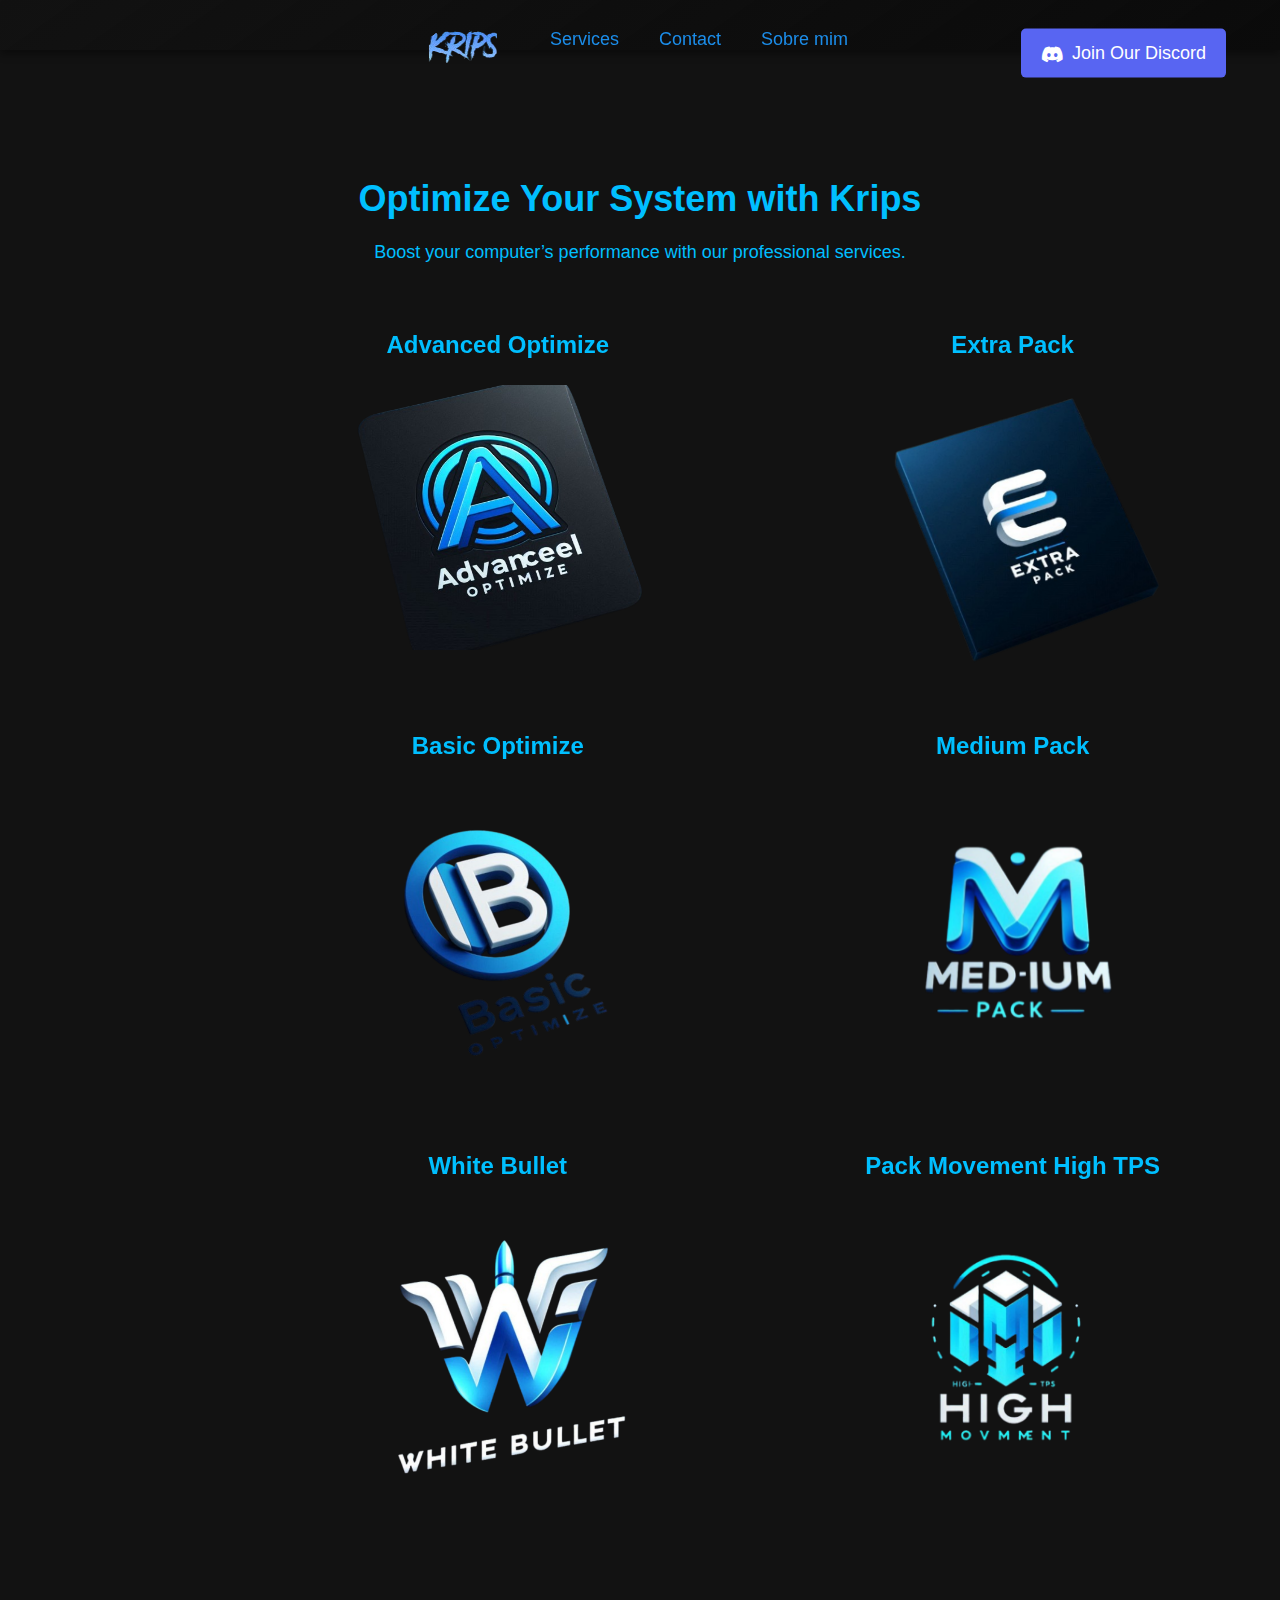
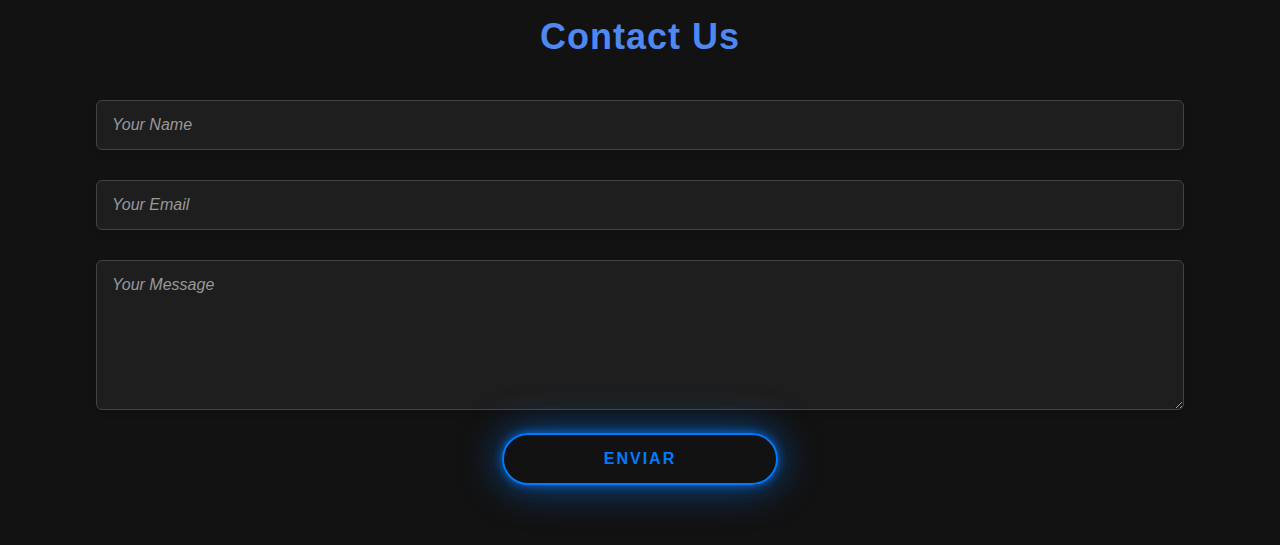
<file: index.html>
<!DOCTYPE html>
<html lang="en">
<head>
    <meta charset="UTF-8">
    <meta name="viewport" content="width=device-width, initial-scale=1.0">
    <title>KripsCore Optimizations</title>
    <link rel="stylesheet" href="styles.css">
    <link href="https://fonts.googleapis.com/css2?family=Orbitron&display=swap" rel="stylesheet">
    <link rel="stylesheet" href="https://cdnjs.cloudflare.com/ajax/libs/font-awesome/6.0.0-beta3/css/all.min.css">

    <link rel="icon" href="imagens/favicon.ico" type="image/png">

</head>
<body id="top">
    <header>
        <nav>
            <ul>
                <li>
                    <a href="#top" class="scroll-link">
                        <img src="imagens/logo.png" alt="Krips Logo" class="logo"> 
                    </a>
                </li>
                <!-- Links com âncoras para rolar suavemente -->
                <li><a href="#pricing" class="scroll-link">Services</a></li>
                <li><a href="#contact" class="scroll-link">Contact</a></li>
                <li><a href="sobre mim.html">Sobre mim</a></li>
                <li><a href="https://discord.gg/kripsoptimization" class="discord-btn"><i class="fab fa-discord"></i> Join Our Discord</a></li>
            </ul>
        </nav>
    </header>

    <div class="hero-text">
        <h1>Optimize Your System with Krips</h1>
        <p>Boost your computer’s performance with our professional services.</p>
    </div>

    <section id="pricing">
        <div class="container">
            <div class="pricing-grid">

                 <!-- Card 5: Advanced Optimize -->
                 <div class="pricing-card card">
                    <h2 class="some-option-title"><b>Advanced Optimize</b></h2>
                    <img src="/imagens/advanced.png" class="advanced-image" alt="Advanced Optimize Image">
                    <div class="container-hover">
                        <h4><b>+ Overclock + Método Strafe</b></h4>
                        <b>Otimização do BIOS para latência e desempenho.</b><br>
                        <b>Ajuste de frequência da GPU e CPU para maior consistência.</b><br>
                        <b>Undervolt e overclock na CPU e GPU.</b><br>
                        <b>Overclocking da RAM para melhor latência e frames.</b><br>
                        <b>Requer bom sistema de refrigeração.</b>
                        <h2><b>35.00€</b></h2>
                        <button class="animated-button" onclick="window.location.href='pagamentos/Advanced Optimize.html';">
                            <span></span><span></span><span></span><span></span>
                            <b>Selecionar</b>
                        </button>
                    </div>
                </div>

                 <!-- Card 6: Extra Pack -->
            <div class="pricing-card card">
                <h2 class="some-option-title"><b>Extra Pack</b></h2>
                <img src="/imagens/Extra.png" class="advanced-image" alt="Extra Pack Image">
                <div class="container-hover">
        
                <h4><b>+ FPS, - Latência e Ping</b></h4>
                <b>+ Overclock</b><br>
                <b>+ Método Strafe</b><br>
                <b>+ White Bullet</b><br>
                <b>Melhor que o avançado em termos de FPS e latência, inclui White Bullet.</b><br>
                <b>Duração: 1h30 a 2 horas devido ao benchmark (temperaturas de CPU, RAM, GPU OC).</b>
                <h2><b>50.00€</b></h2>
                <button class="animated-button" onclick="window.location.href='pagamentos/Extra Pack.html';">
                    <span></span><span></span><span></span><span></span>
                    <b>Selecionar</b>
                </button>
                </div>
            </div>

                <!-- Card 3: Basic Optimize -->
                <div class="pricing-card card">
                    <h2 class="some-option-title"><b>Basic Optimize</b></h2>
                    <img src="/imagens/basic.png" class="advanced-image" alt="Basic Optimize Image">
                    <div class="container-hover">
                        <p> 
                            <b>FPS Boost Garantido</b><br>
                            <b>Otimização do Windows</b><br>
                            <b>Limpeza e instalação de drivers da GPU (AMD/NVIDIA)</b><br>
                            <b>Tweaks em Regedit/CMD</b><br>
                            <b>Menos Input Delay/PING</b><br>
                            <b>Otimização de RAM</b><br>
                            <b>Melhores configurações OBS (opcional)</b><br>
                            <b>Otimização da internet</b><br>
                            <b>Redução de atraso no teclado/mouse.</b>
                        </p>
                        <h2><b>10.00€</b></h2>
                        <button class="animated-button" onclick="window.location.href='pagamentos/Basic Optimize.html';">
                            <span></span><span></span><span></span><span></span>
                            <b>Selecionar</b>
                        </button>
                    </div>
                </div>

                <!-- Card 4: Medium Pack -->
                <div class="pricing-card card">
                    <h2 class="some-option-title"><b>Medium Pack</b></h2>
                    <img src="/imagens/Medium.png" class="advanced-image" alt="Medium Pack Image">
                    <div class="container-hover">
                        <p> 
                            <b>Tweaks no Windows para desempenho e menor latência.</b><br>
                            <b>FPS Boost Garantido</b><br>
                            <b>Instalação limpa da GPU (AMD/NVIDIA)</b><br>
                            <b>Tweaks em Regedit/CMD</b><br>
                            <b>Menos Input Delay/PING</b><br>
                            <b>Otimização de RAM</b><br>
                            <b>Melhores configurações OBS (opcional)</b><br>
                            <b>Otimização da internet</b><br>
                            <b>Redução de atraso no teclado/mouse.</b>
                        </p>
                        <h2><b>25.00€</b></h2>
                        <button class="animated-button" onclick="window.location.href='pagamentos/Medium Pack.html';">
                            <span></span><span></span><span></span><span></span>
                            <b>Selecionar</b>
                        </button>
                    </div>
                </div>

                <!-- Card 1: White Bullet -->
                <div class="pricing-card card">
                    <h2 class="some-option-title"><b>White Bullet</b></h2>
                    <img src="/imagens/white.png" class="advanced-image" alt="White Bullet Image">
                    <div class="container-hover">
                        <p><b>Melhora a precisão dos tiros e resistência a headshots.</b></p>
                        <h2><b>6.00€</b></h2>
                        <button class="animated-button" onclick="window.location.href='pagamentos/White Bullet.html';">
                            <span></span><span></span><span></span><span></span>
                            <b>Selecionar</b>
                        </button>
                    </div>
                </div>

                <!-- Card 2: Pack Movement High TPS -->
                <div class="pricing-card card">
                    <h2 class="some-option-title"><b>Pack Movement High TPS</b></h2>
                    <img src="/imagens/movement.png" class="advanced-image" alt="Pack Movement High TPS Image">
                    <div class="container-hover">
                        
                        <p><b>Otimizamos o sistema para melhorar o strafe.</b></p>
                        <h2><b>7.00€</b></h2>
                        <button class="animated-button" onclick="window.location.href='pagamentos/Pack Movement.html';">
                            <span></span><span></span><span></span><span></span>
                            <b>Selecionar</b>
                        </button>
                    </div>
                </div>
            </div>
        </div>
    </section>
    

    <section id="contact">
        <h2>Contact Us</h2>
        <form id="contact-form">
            <input type="text" name="name" placeholder="Your Name" required class="custom-input">
            <input type="email" name="email" placeholder="Your Email" required class="custom-input">
            <textarea name="message" placeholder="Your Message" required class="custom-input"></textarea>
            <button type="submit" class="animated-button">
                <span></span><span></span><span></span><span></span>
                <b>Enviar</b>
            </button>
        </form>
    </section>

    <div id="modal" class="modal">
        <div class="modal-content">
            <span class="close">&times;</span>
            <p id="modal-message"></p>
        </div>
    </div>
    
    
    <script>
        const modal = document.getElementById('modal');
        const modalMessage = document.getElementById('modal-message');
        const closeModal = document.getElementsByClassName('close')[0];
    
        document.getElementById('contact-form').addEventListener('submit', function(event) {
            event.preventDefault(); // Previne o envio padrão do formulário
    
            // Enviar o formulário usando EmailJS
            emailjs.sendForm('service_efyt2fi', 'template_lup4ue9', this)
                .then(function() {
                    modalMessage.textContent = 'Sua mensagem foi enviada com sucesso! Agradecemos seu contato e retornaremos em breve.';
                    modal.style.display = 'block';
                    document.getElementById('contact-form').reset();
                }, function(error) {
                    modalMessage.textContent = 'Ocorreu um erro ao enviar sua mensagem. Por favor, tente novamente mais tarde. Detalhes: ' + JSON.stringify(error);
                    modal.style.display = 'block';
                });
    
            closeModal.onclick = function() {
                modal.style.display = 'none';
            }
    
            window.onclick = function(event) {
                if (event.target == modal) {
                    modal.style.display = 'none';
                }
            }
        });
    </script>
    
    

    <script type="text/javascript" src="https://cdn.emailjs.com/dist/email.min.js"></script>
    <script type="text/javascript">
        (function(){
            emailjs.init("NqN0DqEN8369UHrH_"); // Substitua YOUR_PUBLIC_KEY pela sua chave pública
        })();
    </script>


    
    
    

    <script src="script.js"></script>
</body>
</html>
</file>
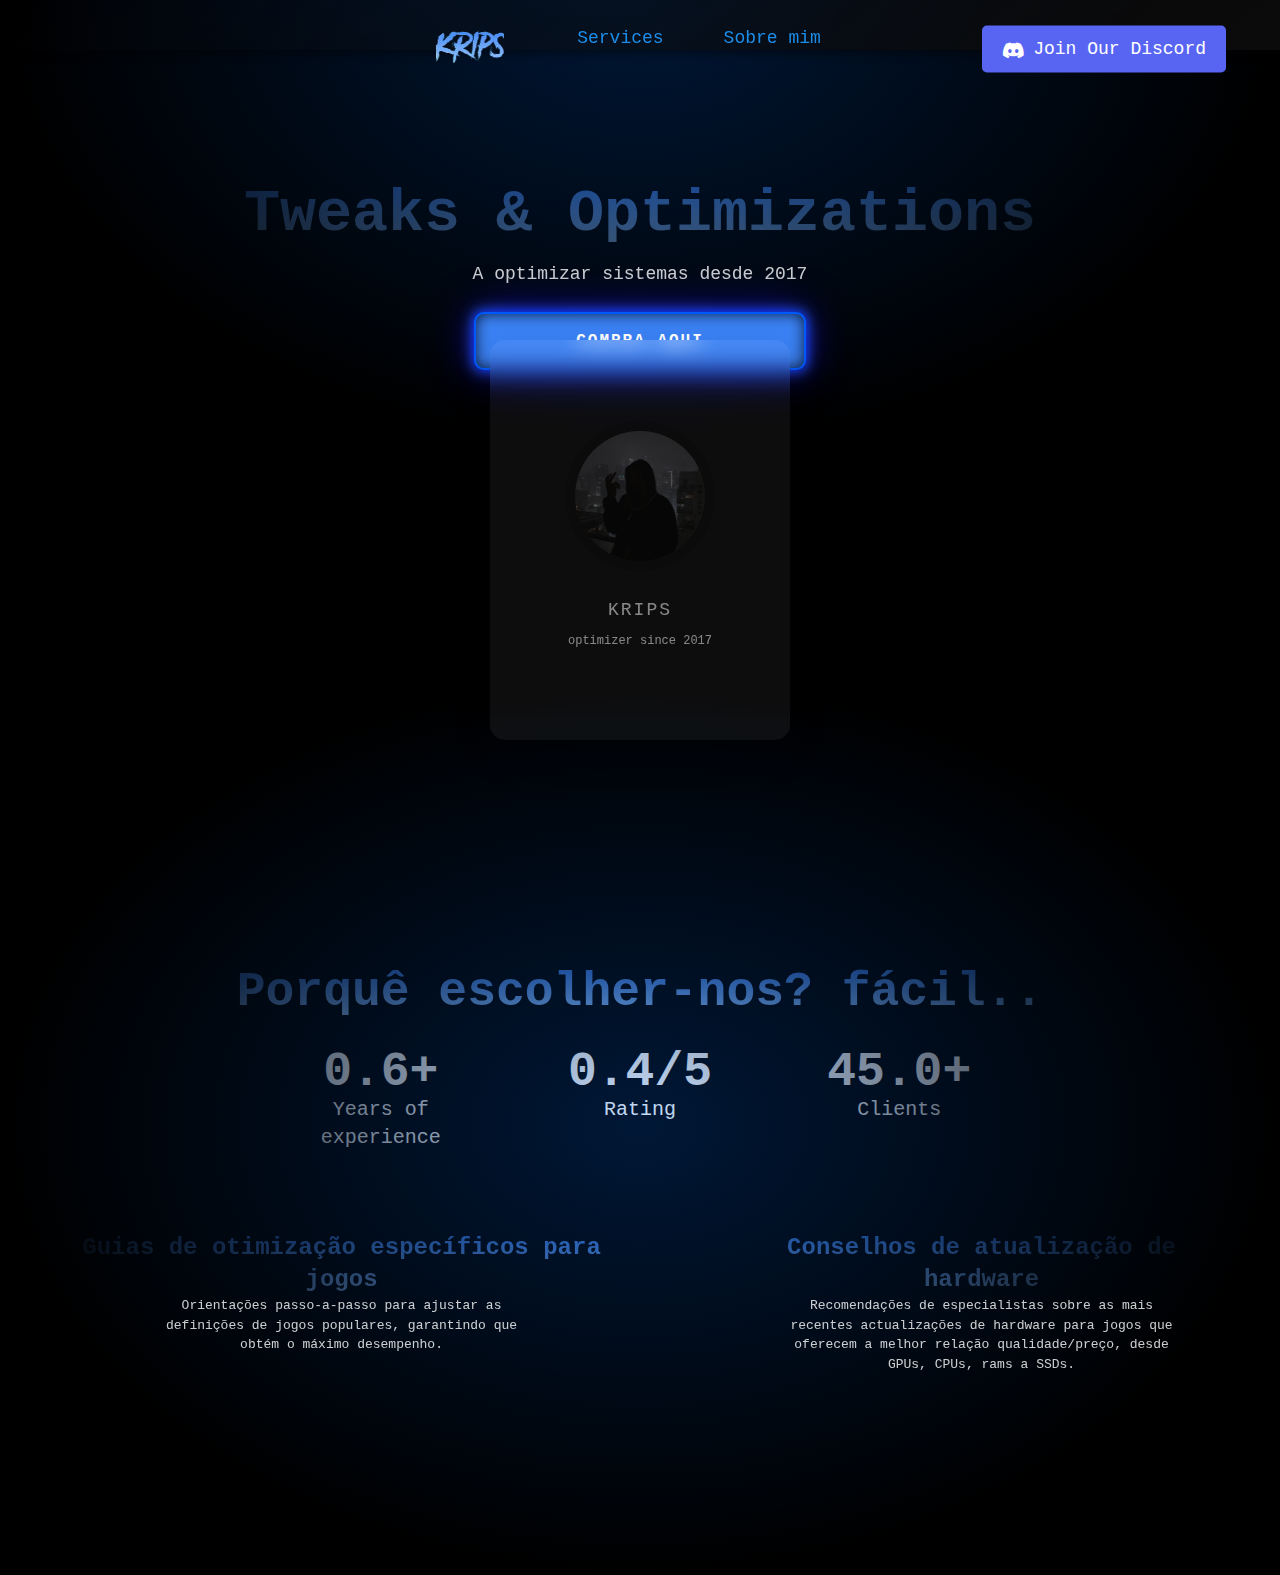
<file: sobre mim.html>
<!DOCTYPE html>
<html lang="en">

<head>
    <meta charset="UTF-8">
    <meta name="viewport" content="width=device-width, initial-scale=1.0">
    <title>Sobre mim</title>
    <link rel="stylesheet" href="\assets/css/styles.css">
    <link rel="stylesheet" href="\assets/css/input.css">
    <link rel="stylesheet" href="\assets/css/output.css">
    <link rel="stylesheet" href="sobre mim.css">
    <link rel="stylesheet" href="https://cdnjs.cloudflare.com/ajax/libs/font-awesome/6.0.0-beta3/css/all.min.css">
    <link href="https://fonts.googleapis.com/css2?family=Open+Sans:wght@400;500;700&display=swap" rel="stylesheet">


    <link rel="icon" href="imagens/favicon.ico" type="image/png">
</head>

<body class="bg-black fonts">

    <!-- Cabeçalho -->
    <header>
        <nav>
            <ul>
                <li>
                    <a href="index.html" class="logo-link">
                        <img src="imagens/logo.png" alt="Krips Logo" class="logo"> 
                    </a>
                </li>
                <li><a href="index.html">Services</a></li>
                <li><a href="sobre mim.html">Sobre mim</a></li>
                <li>
                    <a href="https://discord.gg/kripsoptimization" class="discord-btn">
                        <i class="fab fa-discord"></i> Join Our Discord
                    </a>
                </li>
            </ul>
        </nav>
    </header>
    

    <!-- Conteúdo principal -->
    <div id="content" class="h-screen">

        <div id="content2" class="flex items-center justify-center">
            <div class="h-full w-full color absolute -top-1/2 flex align-middle animate__animated animate__fadeInDown animate__delay-1s"></div>
            <div class="h-full w-full color absolute top-3/4 flex align-middle animate__animated animate__fadeInDown animate__delay-1s"></div>
        </div>

        <!-- Seção principal: Título e CTA -->
        <section class="flex flex-col items-center h-full text-center p-4" style="margin-top: 50px;">
            <h1 class="text-2xl md:text-6xl font-bold mb-4 bg-gradient-to-t from-blue-300 to-blue-500 text-transparent bg-clip-text animate__animated animate__fadeInDown animate__delay-1s text-blue-500">
                Tweaks & Optimizations
            </h1>
            <p class="text-lg mb-6 animate__animated animate__fadeInUp animate__delay-1s text-white opacity-80">
                A optimizar sistemas desde 2017
            </p>
            <div class="space-x-4 animate__animated animate__fadeInUp animate__delay-1s">
                <a href="index.html">
                    <div class="relative">
                        <div class="h-full absolute inset-0 bg-blue-500 rounded-lg blur"></div>
                        <button class="animated-button" onclick="window.location.href='pagamentos/Advanced Optimize.html';">
                            <span></span><span></span><span></span><span></span>
                            <b>Compra aqui</b>
                        </button>
                    </div>
                </a>
            </div>
        </section>

       <!-- Seção Sobre -->
<section class="sobre" style="margin-top: -60%;"> <!-- Reduzi o margin-top para puxar a seção mais para cima -->
    <div class="card">
        <div class="content">
            <div class="imgBx">
                <img src="imagens/krips.png" alt="Imagem">
            </div>
            <div class="contentBx">
                <h3>Krips</h3>
                <span class="optimizer-text">optimizer since 2017</span>
            </div>
            <ul class="sci">
                <li style="--i:1">
                    <a href="https://www.youtube.com/@kripsfps/videos" target="_blank" rel="noopener noreferrer">
                        <i class="fab fa-youtube"></i> <!-- Ícone correto do YouTube -->
                    </a>
                </li>
                <li style="--i:2">
                    <a href="https://www.tiktok.com/@kripsoptimization?lang=pt-BR" target="_blank" rel="noopener noreferrer">
                        <i class="fab fa-tiktok"></i> <!-- Ícone correto do TikTok -->
                    </a>
                </li>
                <li style="--i:3">
                    <a href="https://www.instagram.com/pc.optimizer_tweaker/" target="_blank" rel="noopener noreferrer">
                        <i class="fab fa-instagram"></i> <!-- Ícone correto do Instagram -->
                    </a>
                </li>
            </ul>
        </div>
    </div>
</section>


        <!-- Seção: Porquê escolher-nos? -->
        <section class="mt-12 p-4 text-white animate__animated animate__fadeInUp animate__delay-1s">
            <div class="mb-6 text-center">
                <h2 class="text-2xl md:text-5xl font-bold bg-gradient-to-t from-blue-300 to-blue-500 text-transparent bg-clip-text">
                    Porquê escolher-nos? fácil..
                </h2>

                <section class="bg-transparent p-4 animate__animated animate__fadeInUp animate__delay-1s">
                    <div class="flex justify-center text-white">
                        <div class="text-center p-4 mx-2 w-1/3 md:w-1/5">
                            <h2 class="text-xl md:text-5xl font-bold"><span class="count-up" data-target="8">0</span>+</h2>
                            <p class="text-base md:text-xl font-light text-white">Years of experience</p>
                        </div>
                        <div class="text-center p-4 mx-2 w-1/3 md:w-1/5">
                            <h2 class="text-xl md:text-5xl font-bold"><span class="count-up" data-target="4.9">0</span>/5</h2>
                            <p class="text-base md:text-xl font-light text-white">Rating</p>
                        </div>
                        <div class="text-center p-4 mx-2 w-1/3 md:w-1/5">
                            <h2 class="text-xl md:text-5xl font-bold"><span class="count-up" data-target="600">0</span>+</h2>
                            <p class="text-base md:text-xl font-light text-white">Clients</p>
                        </div>
                    </div>
                </section>
            </div>

            <div class="flex flex-col md:flex-row justify-center md:space-x-8 space-y-8 md:space-y-0">
                <div class="text-center p-6 flex flex-col items-center justify-start h-full">
                    <h3 class="text-2xl font-bold bg-gradient-to-t from-blue-300 to-blue-500 text-transparent bg-clip-text">
                        Guias de otimização específicos para jogos
                    </h3>
                    <p class="text-white opacity-80 max-w-96">
                        Orientações passo-a-passo para ajustar as definições de jogos populares, garantindo que obtém o máximo desempenho.
                    </p>
                </div>
                <div class="text-center p-6 flex flex-col items-center justify-start h-full">
                    <h3 class="text-2xl font-bold bg-gradient-to-t from-blue-300 to-blue-500 text-transparent bg-clip-text">
                        Conselhos de atualização de hardware
                    </h3>
                    <p class="text-white opacity-80 max-w-96">
                        Recomendações de especialistas sobre as mais recentes actualizações de hardware para jogos que oferecem a melhor relação qualidade/preço, desde GPUs, CPUs, rams a SSDs.
                    </p>
                </div>
            </div>
        </section>
    </div>

    <!-- Rodapé -->
   

    <!-- Scripts JS -->
    <script src="assets/js/i_know_its_easy.js"></script>
    <script src="assets/js/pxwg_was_were.js"></script>
    <script src="script.js"></script>

</body>

</html>
</file>
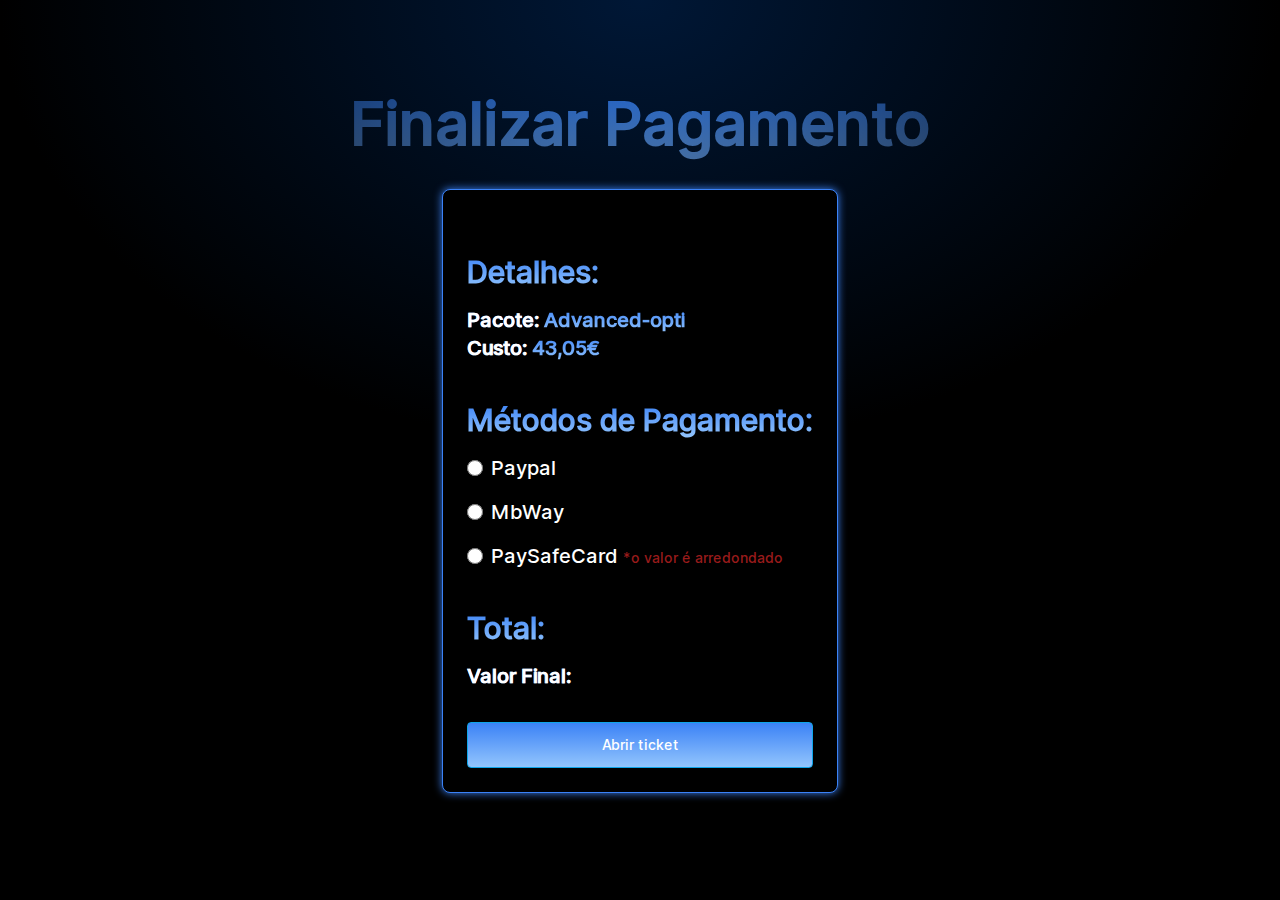
<file: pagamentos/Advanced Optimize.html>
<!DOCTYPE html>
<html lang="en">

<head>
    <meta charset="UTF-8">
    <meta name="viewport" content="width=device-width, initial-scale=1.0">
    <title>Finalizar Pagamento</title>
    <link rel="stylesheet" href="\assets/css/styles.css">
    <link rel="stylesheet" href="\assets/css/input.css">
    <link rel="stylesheet" href="\assets/css/output.css">

    <link rel="icon" href="\imagens/favicon.ico" type="image/png">

</head>

<body class="bg-black fonts">

    <div id="content" class="h-3/4">

        <div id="content2" class="flex items-center justify-center">
            <div class="h-full w-full color absolute -top-1/2 flex align-middle animate__animated animate__fadeInDown animate__delay-1s">
            </div>
        </div>

        <header>
            <!-- Aqui vai o conteúdo do header -->
        </header>

        <section class="flex flex-col items-center justify-start text-center p-4 h-3/4">
            <h1 class="text-3xl h-10 md:h-20 md:text-6xl font-bold bg-gradient-to-t from-blue-300 to-blue-500 text-transparent bg-clip-text animate__animated animate__fadeInDown text-blue-500">
                Finalizar Pagamento
            </h1>

            <div class="w-full md:w-582 animate__animated animate__fadeInUp mt-4 flex justify-center">
                <div class="grid grid-cols-1 justify-items-center items-center">

                    <div class="relative w-full">
                        <div class="absolute inset-0 bg-blue-500 rounded-lg blur-sm"></div>
                        <div class="relative bg-black border-blue-500 border-solid border p-6 rounded-lg">

                            <div class="w-full text-center md:text-start mt-10 flex flex-col items-start">
                                <span class="md:ml-0 ml-8 font-bold bg-gradient-to-t from-blue-300 to-blue-500 text-transparent bg-clip-text text-3xl sm:text-3lg">Detalhes:</span>
                                <p class="md:ml-0 ml-8 mt-4 text-lg md:text-xl font-bold bg-gradient-to-t from-blue-300 to-blue-500 text-transparent bg-clip-text">
                                    <span class="text-xl text-white">Pacote: </span>Advanced-opti
                                </p>
                                <p class="md:ml-0 ml-8 text-lg md:text-xl font-bold bg-gradient-to-t from-blue-300 to-blue-500 text-transparent bg-clip-text">
                                    <span class="text-xl text-white">Custo: </span>43,05€
                                </p>
                            </div>

                            <div class="w-full text-center md:text-start mt-10 flex flex-col items-start">
                                <span class="md:ml-0 ml-8 font-bold bg-gradient-to-t from-blue-300 to-blue-500 text-transparent bg-clip-text text-3xl sm:text-3lg">Métodos de Pagamento:</span>
                                <div class="flex items-center mt-4 md:ml-0 ml-8">
                                    <input class="size-4 rounded border-blue-500" type="radio" id="1" name="payment" value="paypal" />
                                    <p class="text-xl md:text-1xl text-white text-start ml-2">Paypal</p>
                                </div>
                                <div class="flex items-center mt-4 md:ml-0 ml-8">
                                    <input class="size-4 rounded border-blue-500" type="radio" id="2" name="payment" value="mbway" />
                                    <p class="text-xl md:text-1xl text-white text-start ml-2">MbWay</p>
                                </div>
                                <div class="flex items-center mt-4 md:ml-0 ml-8">
                                    <input class="size-4 rounded border-blue-500" type="radio" id="3" name="payment" value="paysafecard" />
                                    <p class="text-xl md:text-1xl text-white text-start ml-2">PaySafeCard <span class="text-red-800 text-sm">*o valor é arredondado</span></p>
                                </div>
                            </div>

                            <div class="w-full text-center md:text-start mt-10 flex flex-col items-start">
                                <span class="md:ml-0 ml-8 font-bold bg-gradient-to-t from-blue-300 to-blue-500 text-transparent bg-clip-text text-3xl sm:text-3lg">Total:</span>
                                <p class="md:ml-0 ml-8 mt-4 text-lg md:text-xl font-bold bg-gradient-to-t from-blue-300 to-blue-500 text-transparent bg-clip-text">
                                    <span class="text-xl text-white">Valor Final: </span> <span id="tvalue"></span>
                                </p>
                            </div>

                            <div class="w-full text-center md:text-start mt-2 flex flex-col items-center">
                                <a id="a" class="w-full block rounded border border-sky-500 bg-gradient-to-t from-blue-300 to-blue-500 px-12 py-3 text-center text-sm font-medium text-white hover:bg-transparent hover:text-white focus:outline-none focus:ring active:text-sky-500 sm:mt-6" href="https://discord.com/channels/970774961037926451/970779955279585340">
                                    Abrir ticket
                                </a>
                            </div>
                        </div>
                    </div>
                </div>
            </div>
        </section>

        <footer>
            <!-- Aqui vai o conteúdo do footer -->
        </footer>

    </div>

    <script type="text/javascript">
        function updateSpan() {
            var spanElement = document.getElementById('tvalue');
            var input1 = document.getElementById('1');
            var input2 = document.getElementById('2');
            var input3 = document.getElementById('3');

            var custo = '43,05€';
            var custo2 = '45€';

            if (input3.checked) {
                spanElement.textContent = custo2;
            } else {
                spanElement.textContent = custo;
            }
        }

        window.onload = function () {
            document.getElementById('1').addEventListener('click', updateSpan);
            document.getElementById('2').addEventListener('click', updateSpan);
            document.getElementById('3').addEventListener('click', updateSpan);
        };
    </script>

    <script src="assets/js/pxwg_was_were.js"></script>

</body>

</html>
</file>
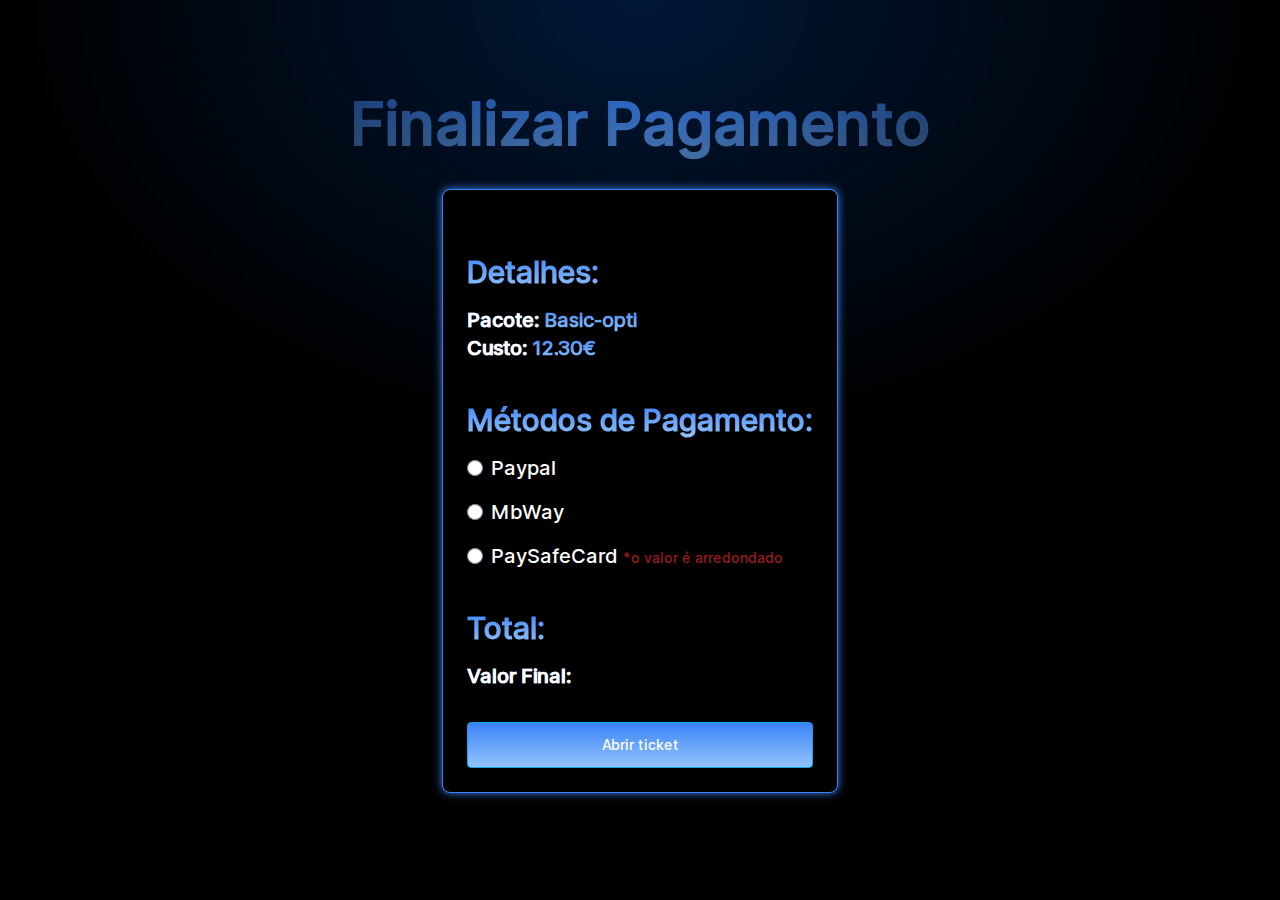
<file: pagamentos/Basic Optimize.html>
<!DOCTYPE html>
<html lang="en">

<head>
    <meta charset="UTF-8">
    <meta name="viewport" content="width=device-width, initial-scale=1.0">
    <title>Finalizar Pagamento</title>
    <link rel="stylesheet" href="\assets/css/styles.css">
    <link rel="stylesheet" href="\assets/css/input.css">
    <link rel="stylesheet" href="\assets/css/output.css">

    <link rel="icon" href="\imagens/favicon.ico" type="image/png">

</head>

<body class="bg-black fonts">

    <div id="content" class="h-3/4">

        <div id="content2" class="flex items-center justify-center">
            <div class="h-full w-full color absolute -top-1/2 flex align-middle animate__animated animate__fadeInDown animate__delay-1s">
            </div>
        </div>

        <header>
            <!-- Aqui vai o conteúdo do header -->
        </header>

        <section class="flex flex-col items-center justify-start text-center p-4 h-3/4">
            <h1 class="text-3xl h-10 md:h-20 md:text-6xl font-bold bg-gradient-to-t from-blue-300 to-blue-500 text-transparent bg-clip-text animate__animated animate__fadeInDown text-blue-500">
                Finalizar Pagamento
            </h1>

            <div class="w-full md:w-582 animate__animated animate__fadeInUp mt-4 flex justify-center">
                <div class="grid grid-cols-1 justify-items-center items-center">

                    <div class="relative w-full">
                        <div class="absolute inset-0 bg-blue-500 rounded-lg blur-sm"></div>
                        <div class="relative bg-black border-blue-500 border-solid border p-6 rounded-lg">

                            <div class="w-full text-center md:text-start mt-10 flex flex-col items-start">
                                <span class="md:ml-0 ml-8 font-bold bg-gradient-to-t from-blue-300 to-blue-500 text-transparent bg-clip-text text-3xl sm:text-3lg">Detalhes:</span>
                                <p class="md:ml-0 ml-8 mt-4 text-lg md:text-xl font-bold bg-gradient-to-t from-blue-300 to-blue-500 text-transparent bg-clip-text">
                                    <span class="text-xl text-white">Pacote: </span>Basic-opti
                                </p>
                                <p class="md:ml-0 ml-8 text-lg md:text-xl font-bold bg-gradient-to-t from-blue-300 to-blue-500 text-transparent bg-clip-text">
                                    <span class="text-xl text-white">Custo: </span>12.30€
                                </p>
                            </div>

                            <div class="w-full text-center md:text-start mt-10 flex flex-col items-start">
                                <span class="md:ml-0 ml-8 font-bold bg-gradient-to-t from-blue-300 to-blue-500 text-transparent bg-clip-text text-3xl sm:text-3lg">Métodos de Pagamento:</span>
                                <div class="flex items-center mt-4 md:ml-0 ml-8">
                                    <input class="size-4 rounded border-blue-500" type="radio" id="1" name="payment" value="paypal" />
                                    <p class="text-xl md:text-1xl text-white text-start ml-2">Paypal</p>
                                </div>
                                <div class="flex items-center mt-4 md:ml-0 ml-8">
                                    <input class="size-4 rounded border-blue-500" type="radio" id="2" name="payment" value="mbway" />
                                    <p class="text-xl md:text-1xl text-white text-start ml-2">MbWay</p>
                                </div>
                                <div class="flex items-center mt-4 md:ml-0 ml-8">
                                    <input class="size-4 rounded border-blue-500" type="radio" id="3" name="payment" value="paysafecard" />
                                    <p class="text-xl md:text-1xl text-white text-start ml-2">PaySafeCard <span class="text-red-800 text-sm">*o valor é arredondado</span></p>
                                </div>
                            </div>

                            <div class="w-full text-center md:text-start mt-10 flex flex-col items-start">
                                <span class="md:ml-0 ml-8 font-bold bg-gradient-to-t from-blue-300 to-blue-500 text-transparent bg-clip-text text-3xl sm:text-3lg">Total:</span>
                                <p class="md:ml-0 ml-8 mt-4 text-lg md:text-xl font-bold bg-gradient-to-t from-blue-300 to-blue-500 text-transparent bg-clip-text">
                                    <span class="text-xl text-white">Valor Final: </span> <span id="tvalue"></span>
                                </p>
                            </div>

                            <div class="w-full text-center md:text-start mt-2 flex flex-col items-center">
                                <a id="a" class="w-full block rounded border border-sky-500 bg-gradient-to-t from-blue-300 to-blue-500 px-12 py-3 text-center text-sm font-medium text-white hover:bg-transparent hover:text-white focus:outline-none focus:ring active:text-sky-500 sm:mt-6" href="https://discord.com/channels/970774961037926451/970779955279585340">
                                    Abrir ticket
                                </a>
                            </div>
                        </div>
                    </div>
                </div>
            </div>
        </section>

        <footer>
            <!-- Aqui vai o conteúdo do footer -->
        </footer>

    </div>

    <script type="text/javascript">
        function updateSpan() {
            var spanElement = document.getElementById('tvalue');
            var input1 = document.getElementById('1');
            var input2 = document.getElementById('2');
            var input3 = document.getElementById('3');

            var custo = '12.30€';
            var custo2 = '15€';

            if (input3.checked) {
                spanElement.textContent = custo2;
            } else {
                spanElement.textContent = custo;
            }
        }

        window.onload = function () {
            document.getElementById('1').addEventListener('click', updateSpan);
            document.getElementById('2').addEventListener('click', updateSpan);
            document.getElementById('3').addEventListener('click', updateSpan);
        };
    </script>

    <script src="assets/js/pxwg_was_were.js"></script>

</body>

</html>
</file>
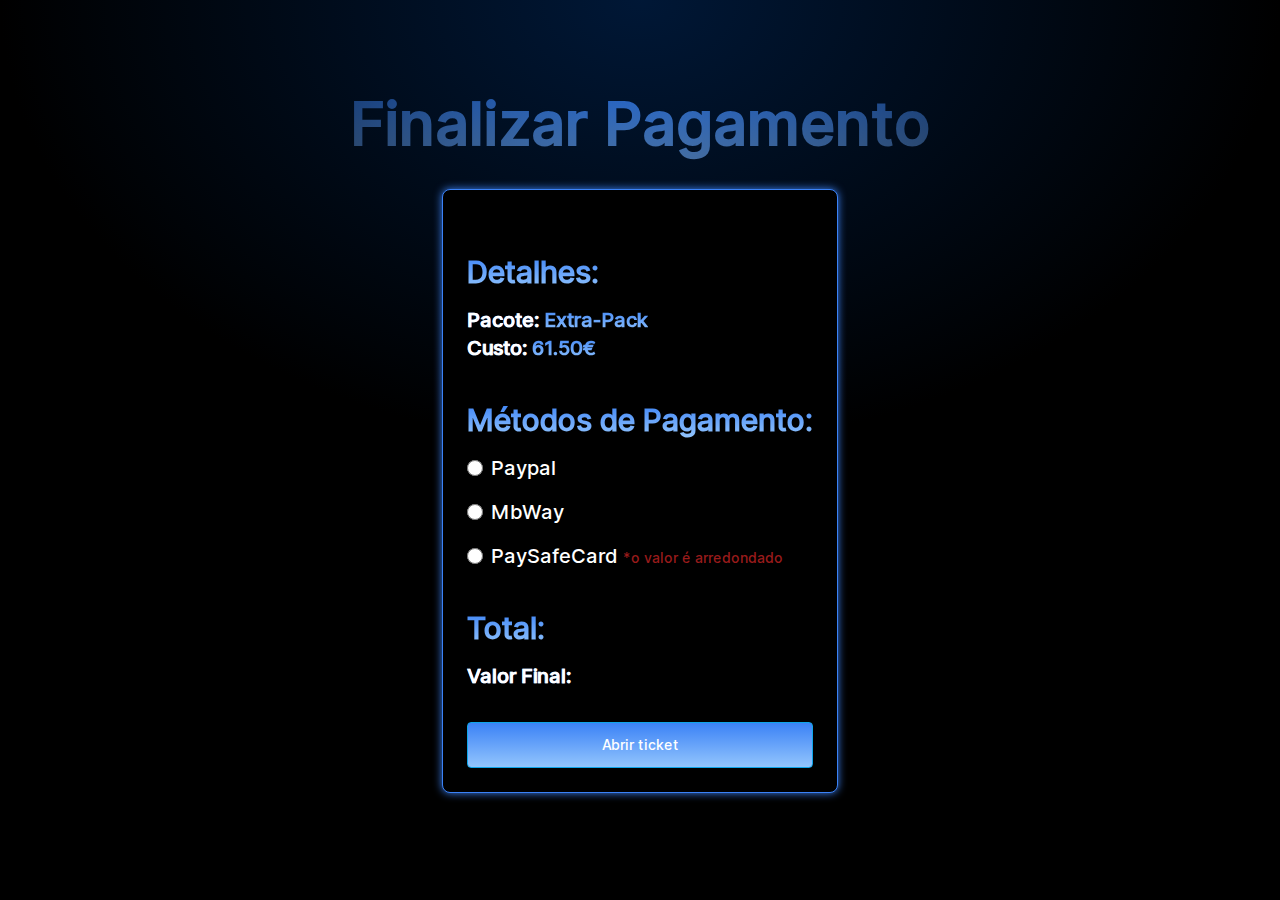
<file: pagamentos/Extra Pack.html>
<!DOCTYPE html>
<html lang="en">

<head>
    <meta charset="UTF-8">
    <meta name="viewport" content="width=device-width, initial-scale=1.0">
    <title>Finalizar Pagamento</title>
    <link rel="stylesheet" href="\assets/css/styles.css">
    <link rel="stylesheet" href="\assets/css/input.css">
    <link rel="stylesheet" href="\assets/css/output.css">

    <link rel="icon" href="\imagens/favicon.ico" type="image/png">

</head>

<body class="bg-black fonts">

    <div id="content" class="h-3/4">

        <div id="content2" class="flex items-center justify-center">
            <div class="h-full w-full color absolute -top-1/2 flex align-middle animate__animated animate__fadeInDown animate__delay-1s">
            </div>
        </div>

        <header>
            <!-- Aqui vai o conteúdo do header -->
        </header>

        <section class="flex flex-col items-center justify-start text-center p-4 h-3/4">
            <h1 class="text-3xl h-10 md:h-20 md:text-6xl font-bold bg-gradient-to-t from-blue-300 to-blue-500 text-transparent bg-clip-text animate__animated animate__fadeInDown text-blue-500">
                Finalizar Pagamento
            </h1>

            <div class="w-full md:w-582 animate__animated animate__fadeInUp mt-4 flex justify-center">
                <div class="grid grid-cols-1 justify-items-center items-center">

                    <div class="relative w-full">
                        <div class="absolute inset-0 bg-blue-500 rounded-lg blur-sm"></div>
                        <div class="relative bg-black border-blue-500 border-solid border p-6 rounded-lg">

                            <div class="w-full text-center md:text-start mt-10 flex flex-col items-start">
                                <span class="md:ml-0 ml-8 font-bold bg-gradient-to-t from-blue-300 to-blue-500 text-transparent bg-clip-text text-3xl sm:text-3lg">Detalhes:</span>
                                <p class="md:ml-0 ml-8 mt-4 text-lg md:text-xl font-bold bg-gradient-to-t from-blue-300 to-blue-500 text-transparent bg-clip-text">
                                    <span class="text-xl text-white">Pacote: </span>Extra-Pack
                                </p>
                                <p class="md:ml-0 ml-8 text-lg md:text-xl font-bold bg-gradient-to-t from-blue-300 to-blue-500 text-transparent bg-clip-text">
                                    <span class="text-xl text-white">Custo: </span>61.50€
                                </p>
                            </div>

                            <div class="w-full text-center md:text-start mt-10 flex flex-col items-start">
                                <span class="md:ml-0 ml-8 font-bold bg-gradient-to-t from-blue-300 to-blue-500 text-transparent bg-clip-text text-3xl sm:text-3lg">Métodos de Pagamento:</span>
                                <div class="flex items-center mt-4 md:ml-0 ml-8">
                                    <input class="size-4 rounded border-blue-500" type="radio" id="1" name="payment" value="paypal" />
                                    <p class="text-xl md:text-1xl text-white text-start ml-2">Paypal</p>
                                </div>
                                <div class="flex items-center mt-4 md:ml-0 ml-8">
                                    <input class="size-4 rounded border-blue-500" type="radio" id="2" name="payment" value="mbway" />
                                    <p class="text-xl md:text-1xl text-white text-start ml-2">MbWay</p>
                                </div>
                                <div class="flex items-center mt-4 md:ml-0 ml-8">
                                    <input class="size-4 rounded border-blue-500" type="radio" id="3" name="payment" value="paysafecard" />
                                    <p class="text-xl md:text-1xl text-white text-start ml-2">PaySafeCard <span class="text-red-800 text-sm">*o valor é arredondado</span></p>
                                </div>
                            </div>

                            <div class="w-full text-center md:text-start mt-10 flex flex-col items-start">
                                <span class="md:ml-0 ml-8 font-bold bg-gradient-to-t from-blue-300 to-blue-500 text-transparent bg-clip-text text-3xl sm:text-3lg">Total:</span>
                                <p class="md:ml-0 ml-8 mt-4 text-lg md:text-xl font-bold bg-gradient-to-t from-blue-300 to-blue-500 text-transparent bg-clip-text">
                                    <span class="text-xl text-white">Valor Final: </span> <span id="tvalue"></span>
                                </p>
                            </div>

                            <div class="w-full text-center md:text-start mt-2 flex flex-col items-center">
                                <a id="a" class="w-full block rounded border border-sky-500 bg-gradient-to-t from-blue-300 to-blue-500 px-12 py-3 text-center text-sm font-medium text-white hover:bg-transparent hover:text-white focus:outline-none focus:ring active:text-sky-500 sm:mt-6" href="https://discord.com/channels/970774961037926451/970779955279585340">
                                    Abrir ticket
                                </a>
                            </div>
                        </div>
                    </div>
                </div>
            </div>
        </section>

        <footer>
            <!-- Aqui vai o conteúdo do footer -->
        </footer>

    </div>

    <script type="text/javascript">
        function updateSpan() {
            var spanElement = document.getElementById('tvalue');
            var input1 = document.getElementById('1');
            var input2 = document.getElementById('2');
            var input3 = document.getElementById('3');

            var custo = '61.50€€';
            var custo2 = '65€';

            if (input3.checked) {
                spanElement.textContent = custo2;
            } else {
                spanElement.textContent = custo;
            }
        }

        window.onload = function () {
            document.getElementById('1').addEventListener('click', updateSpan);
            document.getElementById('2').addEventListener('click', updateSpan);
            document.getElementById('3').addEventListener('click', updateSpan);
        };
    </script>

    <script src="assets/js/pxwg_was_were.js"></script>

</body>

</html>
</file>
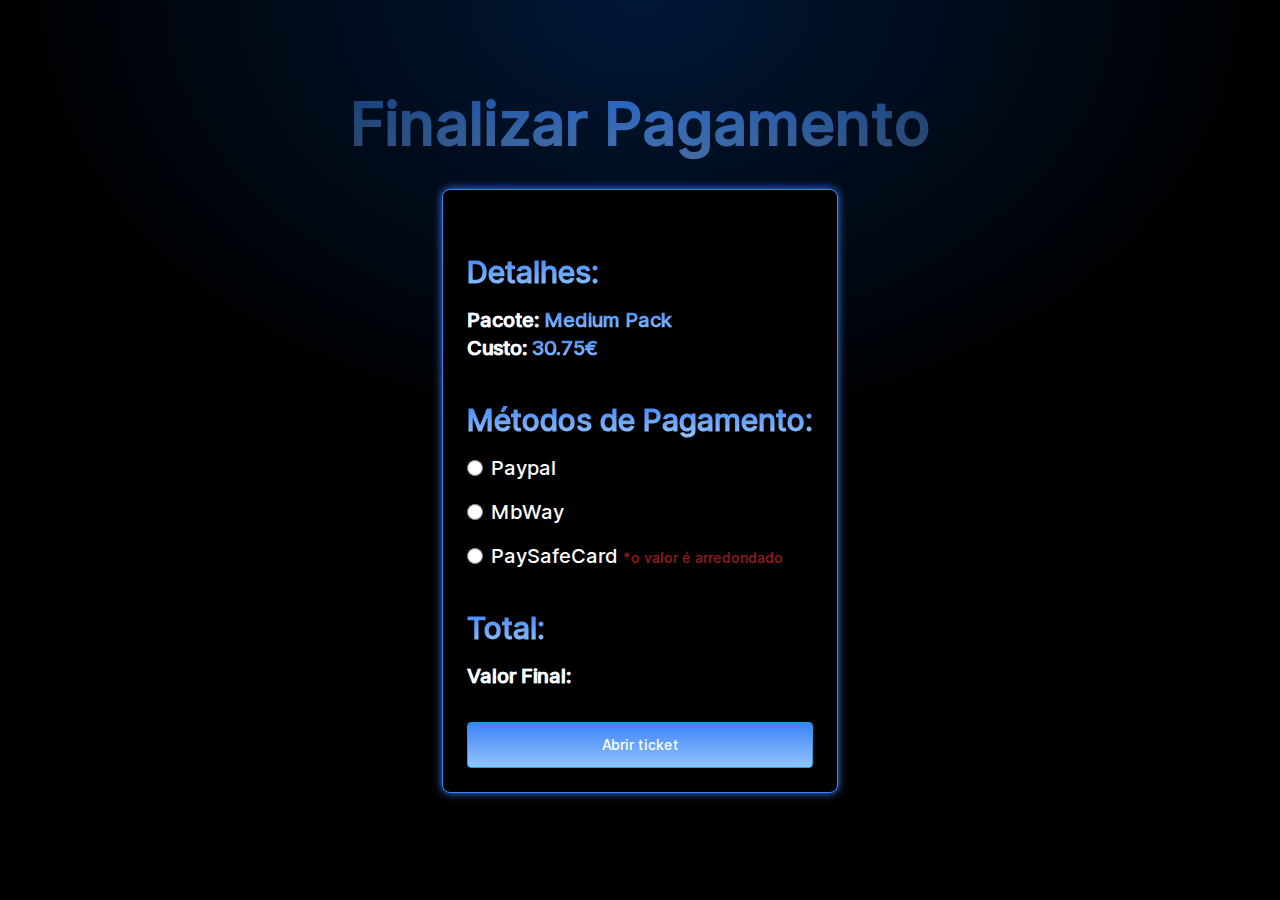
<file: pagamentos/Medium Pack.html>
<!DOCTYPE html>
<html lang="en">

<head>
    <meta charset="UTF-8">
    <meta name="viewport" content="width=device-width, initial-scale=1.0">
    <title>Finalizar Pagamento</title>
    <link rel="stylesheet" href="\assets/css/styles.css">
    <link rel="stylesheet" href="\assets/css/input.css">
    <link rel="stylesheet" href="\assets/css/output.css">

    <link rel="icon" href="\imagens/favicon.ico" type="image/png">

</head>

<body class="bg-black fonts">

    <div id="content" class="h-3/4">

        <div id="content2" class="flex items-center justify-center">
            <div class="h-full w-full color absolute -top-1/2 flex align-middle animate__animated animate__fadeInDown animate__delay-1s">
            </div>
        </div>

        <header>
            <!-- Aqui vai o conteúdo do header -->
        </header>

        <section class="flex flex-col items-center justify-start text-center p-4 h-3/4">
            <h1 class="text-3xl h-10 md:h-20 md:text-6xl font-bold bg-gradient-to-t from-blue-300 to-blue-500 text-transparent bg-clip-text animate__animated animate__fadeInDown text-blue-500">
                Finalizar Pagamento
            </h1>

            <div class="w-full md:w-582 animate__animated animate__fadeInUp mt-4 flex justify-center">
                <div class="grid grid-cols-1 justify-items-center items-center">

                    <div class="relative w-full">
                        <div class="absolute inset-0 bg-blue-500 rounded-lg blur-sm"></div>
                        <div class="relative bg-black border-blue-500 border-solid border p-6 rounded-lg">

                            <div class="w-full text-center md:text-start mt-10 flex flex-col items-start">
                                <span class="md:ml-0 ml-8 font-bold bg-gradient-to-t from-blue-300 to-blue-500 text-transparent bg-clip-text text-3xl sm:text-3lg">Detalhes:</span>
                                <p class="md:ml-0 ml-8 mt-4 text-lg md:text-xl font-bold bg-gradient-to-t from-blue-300 to-blue-500 text-transparent bg-clip-text">
                                    <span class="text-xl text-white">Pacote: </span>Medium Pack
                                </p>
                                <p class="md:ml-0 ml-8 text-lg md:text-xl font-bold bg-gradient-to-t from-blue-300 to-blue-500 text-transparent bg-clip-text">
                                    <span class="text-xl text-white">Custo: </span>30.75€
                                </p>
                            </div>

                            <div class="w-full text-center md:text-start mt-10 flex flex-col items-start">
                                <span class="md:ml-0 ml-8 font-bold bg-gradient-to-t from-blue-300 to-blue-500 text-transparent bg-clip-text text-3xl sm:text-3lg">Métodos de Pagamento:</span>
                                <div class="flex items-center mt-4 md:ml-0 ml-8">
                                    <input class="size-4 rounded border-blue-500" type="radio" id="1" name="payment" value="paypal" />
                                    <p class="text-xl md:text-1xl text-white text-start ml-2">Paypal</p>
                                </div>
                                <div class="flex items-center mt-4 md:ml-0 ml-8">
                                    <input class="size-4 rounded border-blue-500" type="radio" id="2" name="payment" value="mbway" />
                                    <p class="text-xl md:text-1xl text-white text-start ml-2">MbWay</p>
                                </div>
                                <div class="flex items-center mt-4 md:ml-0 ml-8">
                                    <input class="size-4 rounded border-blue-500" type="radio" id="3" name="payment" value="paysafecard" />
                                    <p class="text-xl md:text-1xl text-white text-start ml-2">PaySafeCard <span class="text-red-800 text-sm">*o valor é arredondado</span></p>
                                </div>
                            </div>

                            <div class="w-full text-center md:text-start mt-10 flex flex-col items-start">
                                <span class="md:ml-0 ml-8 font-bold bg-gradient-to-t from-blue-300 to-blue-500 text-transparent bg-clip-text text-3xl sm:text-3lg">Total:</span>
                                <p class="md:ml-0 ml-8 mt-4 text-lg md:text-xl font-bold bg-gradient-to-t from-blue-300 to-blue-500 text-transparent bg-clip-text">
                                    <span class="text-xl text-white">Valor Final: </span> <span id="tvalue"></span>
                                </p>
                            </div>

                            <div class="w-full text-center md:text-start mt-2 flex flex-col items-center">
                                <a id="a" class="w-full block rounded border border-sky-500 bg-gradient-to-t from-blue-300 to-blue-500 px-12 py-3 text-center text-sm font-medium text-white hover:bg-transparent hover:text-white focus:outline-none focus:ring active:text-sky-500 sm:mt-6" href="https://discord.com/channels/970774961037926451/970779955279585340">
                                    Abrir ticket
                                </a>
                            </div>
                        </div>
                    </div>
                </div>
            </div>
        </section>

        <footer>
            <!-- Aqui vai o conteúdo do footer -->
        </footer>

    </div>

    <script type="text/javascript">
        function updateSpan() {
            var spanElement = document.getElementById('tvalue');
            var input1 = document.getElementById('1');
            var input2 = document.getElementById('2');
            var input3 = document.getElementById('3');

            var custo = '30.75€';
            var custo2 = '35€';

            if (input3.checked) {
                spanElement.textContent = custo2;
            } else {
                spanElement.textContent = custo;
            }
        }

        window.onload = function () {
            document.getElementById('1').addEventListener('click', updateSpan);
            document.getElementById('2').addEventListener('click', updateSpan);
            document.getElementById('3').addEventListener('click', updateSpan);
        };
    </script>

    <script src="assets/js/pxwg_was_were.js"></script>

</body>

</html>
</file>
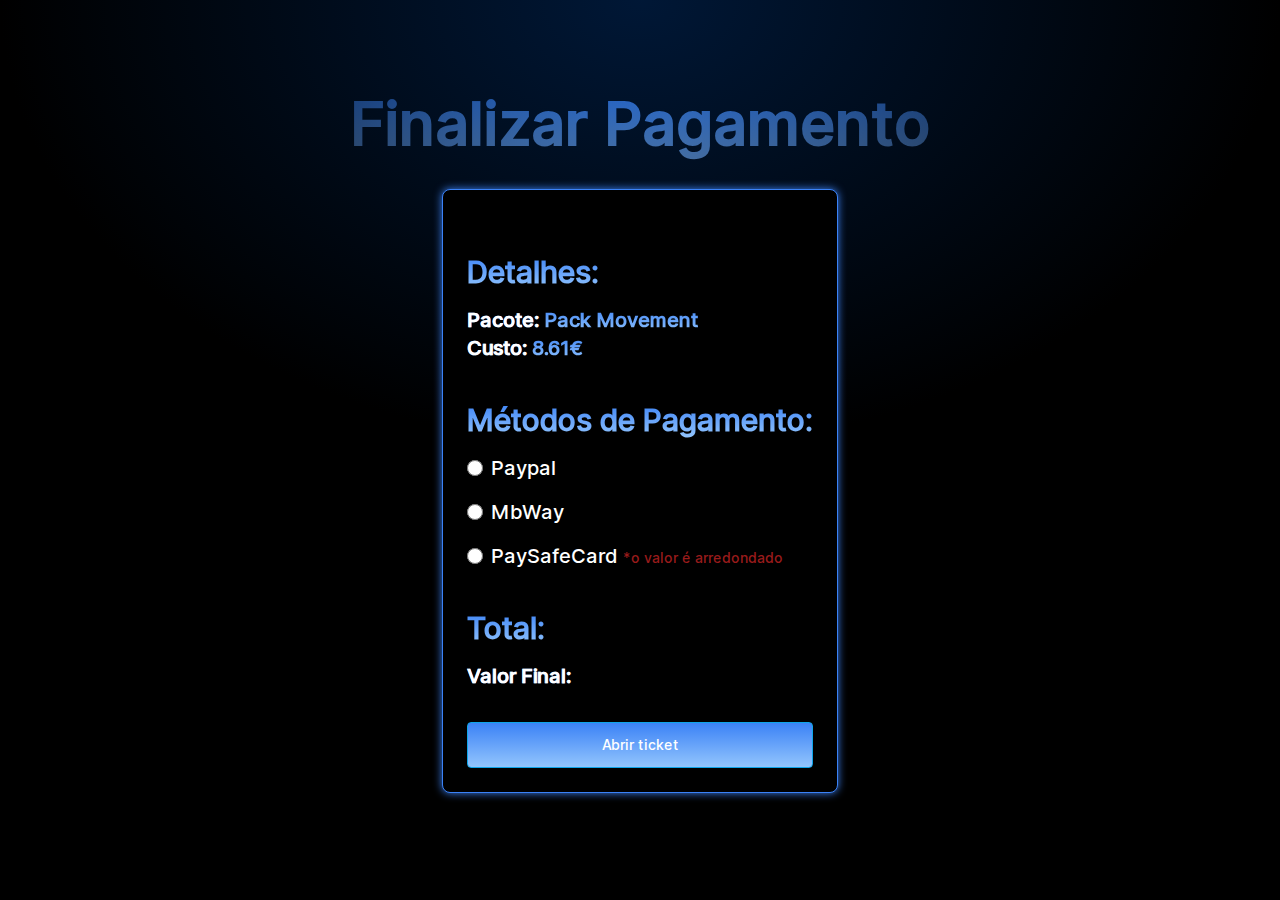
<file: pagamentos/Pack Movement.html>
<!DOCTYPE html>
<html lang="en">

<head>
    <meta charset="UTF-8">
    <meta name="viewport" content="width=device-width, initial-scale=1.0">
    <title>Finalizar Pagamento</title>
    <link rel="stylesheet" href="\assets/css/styles.css">
    <link rel="stylesheet" href="\assets/css/input.css">
    <link rel="stylesheet" href="\assets/css/output.css">

    <link rel="icon" href="\imagens/favicon.ico" type="image/png">

</head>

<body class="bg-black fonts">

    <div id="content" class="h-3/4">

        <div id="content2" class="flex items-center justify-center">
            <div class="h-full w-full color absolute -top-1/2 flex align-middle animate__animated animate__fadeInDown animate__delay-1s">
            </div>
        </div>

        <header>
            <!-- Aqui vai o conteúdo do header -->
        </header>

        <section class="flex flex-col items-center justify-start text-center p-4 h-3/4">
            <h1 class="text-3xl h-10 md:h-20 md:text-6xl font-bold bg-gradient-to-t from-blue-300 to-blue-500 text-transparent bg-clip-text animate__animated animate__fadeInDown text-blue-500">
                Finalizar Pagamento
            </h1>

            <div class="w-full md:w-582 animate__animated animate__fadeInUp mt-4 flex justify-center">
                <div class="grid grid-cols-1 justify-items-center items-center">

                    <div class="relative w-full">
                        <div class="absolute inset-0 bg-blue-500 rounded-lg blur-sm"></div>
                        <div class="relative bg-black border-blue-500 border-solid border p-6 rounded-lg">

                            <div class="w-full text-center md:text-start mt-10 flex flex-col items-start">
                                <span class="md:ml-0 ml-8 font-bold bg-gradient-to-t from-blue-300 to-blue-500 text-transparent bg-clip-text text-3xl sm:text-3lg">Detalhes:</span>
                                <p class="md:ml-0 ml-8 mt-4 text-lg md:text-xl font-bold bg-gradient-to-t from-blue-300 to-blue-500 text-transparent bg-clip-text">
                                    <span class="text-xl text-white">Pacote: </span>Pack Movement
                                </p>
                                <p class="md:ml-0 ml-8 text-lg md:text-xl font-bold bg-gradient-to-t from-blue-300 to-blue-500 text-transparent bg-clip-text">
                                    <span class="text-xl text-white">Custo: </span>8.61€
                                </p>
                            </div>

                            <div class="w-full text-center md:text-start mt-10 flex flex-col items-start">
                                <span class="md:ml-0 ml-8 font-bold bg-gradient-to-t from-blue-300 to-blue-500 text-transparent bg-clip-text text-3xl sm:text-3lg">Métodos de Pagamento:</span>
                                <div class="flex items-center mt-4 md:ml-0 ml-8">
                                    <input class="size-4 rounded border-blue-500" type="radio" id="1" name="payment" value="paypal" />
                                    <p class="text-xl md:text-1xl text-white text-start ml-2">Paypal</p>
                                </div>
                                <div class="flex items-center mt-4 md:ml-0 ml-8">
                                    <input class="size-4 rounded border-blue-500" type="radio" id="2" name="payment" value="mbway" />
                                    <p class="text-xl md:text-1xl text-white text-start ml-2">MbWay</p>
                                </div>
                                <div class="flex items-center mt-4 md:ml-0 ml-8">
                                    <input class="size-4 rounded border-blue-500" type="radio" id="3" name="payment" value="paysafecard" />
                                    <p class="text-xl md:text-1xl text-white text-start ml-2">PaySafeCard <span class="text-red-800 text-sm">*o valor é arredondado</span></p>
                                </div>
                            </div>

                            <div class="w-full text-center md:text-start mt-10 flex flex-col items-start">
                                <span class="md:ml-0 ml-8 font-bold bg-gradient-to-t from-blue-300 to-blue-500 text-transparent bg-clip-text text-3xl sm:text-3lg">Total:</span>
                                <p class="md:ml-0 ml-8 mt-4 text-lg md:text-xl font-bold bg-gradient-to-t from-blue-300 to-blue-500 text-transparent bg-clip-text">
                                    <span class="text-xl text-white">Valor Final: </span> <span id="tvalue"></span>
                                </p>
                            </div>

                            <div class="w-full text-center md:text-start mt-2 flex flex-col items-center">
                                <a id="a" class="w-full block rounded border border-sky-500 bg-gradient-to-t from-blue-300 to-blue-500 px-12 py-3 text-center text-sm font-medium text-white hover:bg-transparent hover:text-white focus:outline-none focus:ring active:text-sky-500 sm:mt-6" href="https://discord.com/channels/970774961037926451/970779955279585340">
                                    Abrir ticket
                                </a>
                            </div>
                        </div>
                    </div>
                </div>
            </div>
        </section>

        <footer>
            <!-- Aqui vai o conteúdo do footer -->
        </footer>

    </div>

    <script type="text/javascript">
        function updateSpan() {
            var spanElement = document.getElementById('tvalue');
            var input1 = document.getElementById('1');
            var input2 = document.getElementById('2');
            var input3 = document.getElementById('3');

            var custo = '8.61€';
            var custo2 = '10€';

            if (input3.checked) {
                spanElement.textContent = custo2;
            } else {
                spanElement.textContent = custo;
            }
        }

        window.onload = function () {
            document.getElementById('1').addEventListener('click', updateSpan);
            document.getElementById('2').addEventListener('click', updateSpan);
            document.getElementById('3').addEventListener('click', updateSpan);
        };
    </script>

    <script src="assets/js/pxwg_was_were.js"></script>

</body>

</html>
</file>
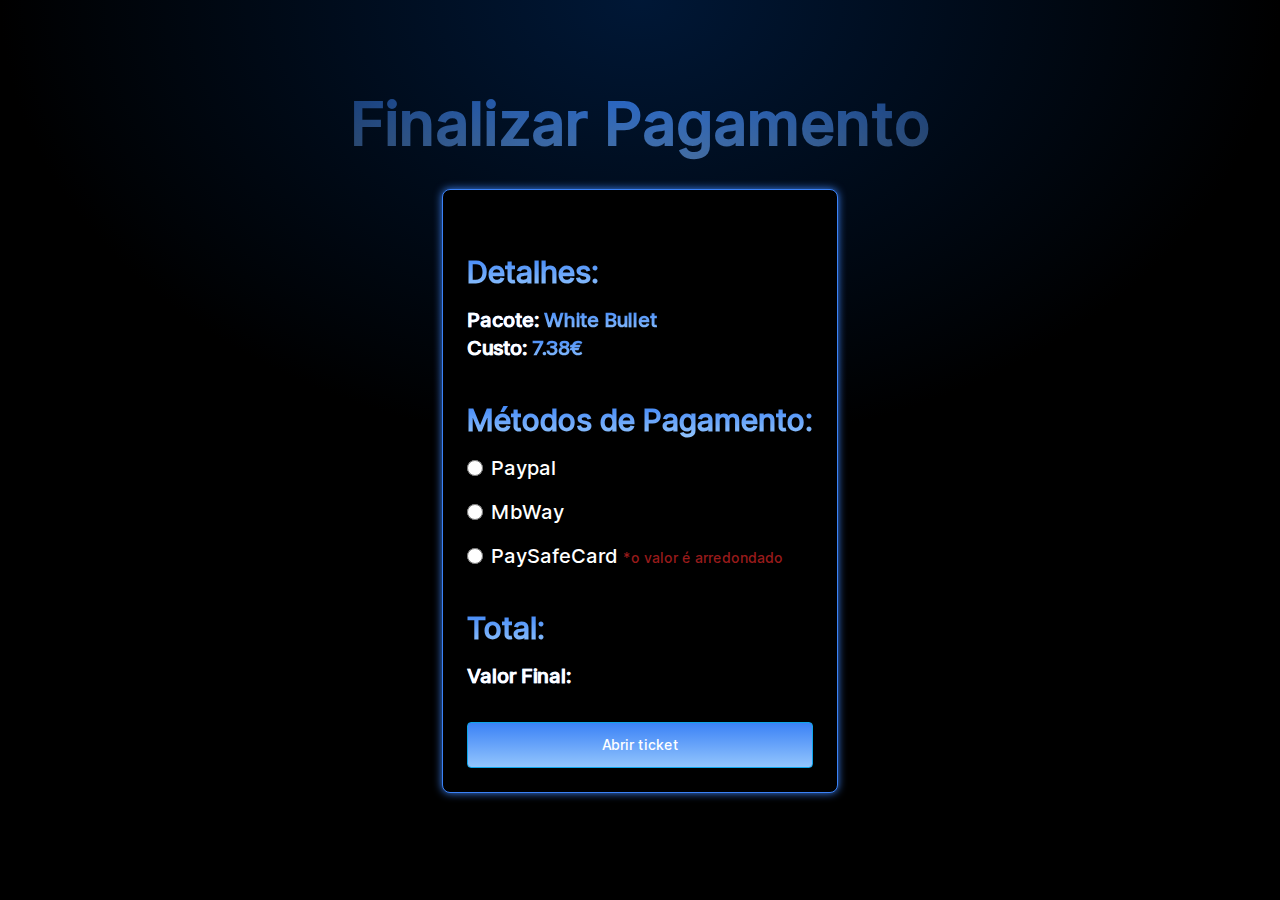
<file: pagamentos/White Bullet.html>
<!DOCTYPE html>
<html lang="en">

<head>
    <meta charset="UTF-8">
    <meta name="viewport" content="width=device-width, initial-scale=1.0">
    <title>Finalizar Pagamento</title>
    <link rel="stylesheet" href="\assets/css/styles.css">
    <link rel="stylesheet" href="\assets/css/input.css">
    <link rel="stylesheet" href="\assets/css/output.css">

    <link rel="icon" href="\imagens/favicon.ico" type="image/png">

</head>

<body class="bg-black fonts">

    <div id="content" class="h-3/4">

        <div id="content2" class="flex items-center justify-center">
            <div class="h-full w-full color absolute -top-1/2 flex align-middle animate__animated animate__fadeInDown animate__delay-1s">
            </div>
        </div>

        <header>
            <!-- Aqui vai o conteúdo do header -->
        </header>

        <section class="flex flex-col items-center justify-start text-center p-4 h-3/4">
            <h1 class="text-3xl h-10 md:h-20 md:text-6xl font-bold bg-gradient-to-t from-blue-300 to-blue-500 text-transparent bg-clip-text animate__animated animate__fadeInDown text-blue-500">
                Finalizar Pagamento
            </h1>

            <div class="w-full md:w-582 animate__animated animate__fadeInUp mt-4 flex justify-center">
                <div class="grid grid-cols-1 justify-items-center items-center">

                    <div class="relative w-full">
                        <div class="absolute inset-0 bg-blue-500 rounded-lg blur-sm"></div>
                        <div class="relative bg-black border-blue-500 border-solid border p-6 rounded-lg">

                            <div class="w-full text-center md:text-start mt-10 flex flex-col items-start">
                                <span class="md:ml-0 ml-8 font-bold bg-gradient-to-t from-blue-300 to-blue-500 text-transparent bg-clip-text text-3xl sm:text-3lg">Detalhes:</span>
                                <p class="md:ml-0 ml-8 mt-4 text-lg md:text-xl font-bold bg-gradient-to-t from-blue-300 to-blue-500 text-transparent bg-clip-text">
                                    <span class="text-xl text-white">Pacote: </span>White Bullet
                                </p>
                                <p class="md:ml-0 ml-8 text-lg md:text-xl font-bold bg-gradient-to-t from-blue-300 to-blue-500 text-transparent bg-clip-text">
                                    <span class="text-xl text-white">Custo: </span>7.38€
                                </p>
                            </div>

                            <div class="w-full text-center md:text-start mt-10 flex flex-col items-start">
                                <span class="md:ml-0 ml-8 font-bold bg-gradient-to-t from-blue-300 to-blue-500 text-transparent bg-clip-text text-3xl sm:text-3lg">Métodos de Pagamento:</span>
                                <div class="flex items-center mt-4 md:ml-0 ml-8">
                                    <input class="size-4 rounded border-blue-500" type="radio" id="1" name="payment" value="paypal" />
                                    <p class="text-xl md:text-1xl text-white text-start ml-2">Paypal</p>
                                </div>
                                <div class="flex items-center mt-4 md:ml-0 ml-8">
                                    <input class="size-4 rounded border-blue-500" type="radio" id="2" name="payment" value="mbway" />
                                    <p class="text-xl md:text-1xl text-white text-start ml-2">MbWay</p>
                                </div>
                                <div class="flex items-center mt-4 md:ml-0 ml-8">
                                    <input class="size-4 rounded border-blue-500" type="radio" id="3" name="payment" value="paysafecard" />
                                    <p class="text-xl md:text-1xl text-white text-start ml-2">PaySafeCard <span class="text-red-800 text-sm">*o valor é arredondado</span></p>
                                </div>
                            </div>

                            <div class="w-full text-center md:text-start mt-10 flex flex-col items-start">
                                <span class="md:ml-0 ml-8 font-bold bg-gradient-to-t from-blue-300 to-blue-500 text-transparent bg-clip-text text-3xl sm:text-3lg">Total:</span>
                                <p class="md:ml-0 ml-8 mt-4 text-lg md:text-xl font-bold bg-gradient-to-t from-blue-300 to-blue-500 text-transparent bg-clip-text">
                                    <span class="text-xl text-white">Valor Final: </span> <span id="tvalue"></span>
                                </p>
                            </div>

                            <div class="w-full text-center md:text-start mt-2 flex flex-col items-center">
                                <a id="a" class="w-full block rounded border border-sky-500 bg-gradient-to-t from-blue-300 to-blue-500 px-12 py-3 text-center text-sm font-medium text-white hover:bg-transparent hover:text-white focus:outline-none focus:ring active:text-sky-500 sm:mt-6" href="https://discord.com/channels/970774961037926451/970779955279585340">
                                    Abrir ticket
                                </a>
                            </div>
                        </div>
                    </div>
                </div>
            </div>
        </section>

        <footer>
            <!-- Aqui vai o conteúdo do footer -->
        </footer>

    </div>

    <script type="text/javascript">
        function updateSpan() {
            var spanElement = document.getElementById('tvalue');
            var input1 = document.getElementById('1');
            var input2 = document.getElementById('2');
            var input3 = document.getElementById('3');

            var custo = '7.38€';
            var custo2 = '10€';

            if (input3.checked) {
                spanElement.textContent = custo2;
            } else {
                spanElement.textContent = custo;
            }
        }

        window.onload = function () {
            document.getElementById('1').addEventListener('click', updateSpan);
            document.getElementById('2').addEventListener('click', updateSpan);
            document.getElementById('3').addEventListener('click', updateSpan);
        };
    </script>

    <script src="assets/js/pxwg_was_were.js"></script>

</body>

</html>
</file>
<file: styles.css>
/* Global Styles */
* {
    margin: 0;
    padding: 0;
    box-sizing: border-box;
}

body {
    font-family: 'Poppins', sans-serif;
    background-color: #121212;
    color: #e3e3e3;
    line-height: 1.6;
    scroll-behavior: smooth;
}

/* Header Styles */
header {
    background: linear-gradient(145deg, #0d48a100, #0b0b0b);
    color: rgb(0, 4, 255);
    padding: 25px 10px;
    text-align: center;
    position: fixed;
    top: 0;
    width: 100%;
    z-index: 1000;
    transition: padding 0.3s ease, background-color 0.3s ease, box-shadow 0.3s ease;
    box-shadow: 0 4px 8px rgba(0, 0, 0, 0.4);
}

/* Reduced Header Styles */
header.shrink {
    padding: 10px 10px;
    background-color: rgba(11, 11, 11, 0.6); /* 60% opacity */
    box-shadow: 0 2px 4px rgba(0, 0, 0, 0.7);
}

/* Logo and Nav Styling */
.logo {
    margin-right: auto;
}

header.shrink .logo {
    width: 100px;
}

nav {
    display: flex;
    justify-content: space-between;
    align-items: center;
    width: 100%;
    position: absolute;
}

nav ul {
    display: flex;
    justify-content: center; /* Centers the other navigation links */
    list-style: none;
    padding: 0;
    margin: 0;
    flex: 1;
}

nav ul li {
    margin: 0 20px;
}

nav ul li a {
    color: #1c8de9;
    text-decoration: none;
    font-size: 18px;
    font-weight: 500;
    transition: color 0.5s ease, font-size 0.3s ease;
}

nav ul li a:hover {
    color: #ffffff;
    font-size: 20px;
}

/* Discord Button Styles */
.discord-btn {
    background-color: #5865F2;
    border-radius: 5px;
    padding: 10px 20px;
    color: #ffffff;
    font-size: 18px;
    display: flex;
    align-items: center;
    position: absolute; /* Para garantir a posição correta */
    right: 5%;
    top: 50%;
    transform: translateY(-50%); /* Centro vertical */
    transition: background-color 0.5s ease, transform 0.5s ease; /* Ajuste a duração aqui */
}
.discord-btn i {
    margin-right: 8px;
}

.discord-btn:hover {
    background-color: #0920f0;
    transform: scale(1.05); /* Adiciona leve aumento no hover */
}


/* Hero Section Styles */
.hero-text {
    margin-top: 150px; /* Adjust based on your header's height */
    text-align: center;
    color: #00bfff;
    padding: 20px;
}

.hero-text h1 {
    font-size: 36px;
    margin-bottom: 10px;
}

.hero-text p {
    font-size: 18px;
}

/* Services Section Styles */
#services {
    padding: 100px 0;
    text-align: center;
    background: #121212;
    color: white;
}

.services-grid {
    display: flex;
    justify-content: space-between;
    gap: 30px;
    margin: 0 20px;
    opacity: 0;
    animation: fadeInUp 1.8s forwards;
}

.service {
    flex: 1;
    background-color: #292929;
    padding: 30px;
    box-shadow: 0 6px 12px rgba(0, 0, 0, 0.25);
    transition: transform 0.3s ease, box-shadow 0.3s ease;
    border-radius: 8px;
}

.service:hover {
    transform: translateY(-10px);
    box-shadow: 0 14px 28px rgba(0, 0, 0, 0.5);
}

.service h3 {
    font-size: 22px;
    margin-bottom: 15px;
}

.service p {
    font-size: 15px;
    color: #b0b0b0;
    line-height: 1.5;
}

/* Pricing Grid Styles */
.container {
    max-width: 1200px;
    padding: 20px;
    margin-left: 18%;
}

/* Texto dentro do container-hover sempre visível */
.container-hover {
    position: absolute;
    top: 0;
    left: 0;
    width: 100%;
    height: 100%;
    background-color: rgba(0, 0, 0, 0.5); /* Fundo semitransparente sobre a imagem */
    color: white;
    display: flex;
    flex-direction: column;
    justify-content: center;
    align-items: center;
    opacity: 0; /* Mantém o texto sempre visível */
    transition: opacity 0.3s ease;
    padding: 20px; /* Adiciona espaçamento ao texto */
}

.container-hover p {
    font-size: 16px; /* Ajuste no tamanho do texto */
    line-height: 1.5; /* Espaçamento entre as linhas do texto */
    margin-bottom: 10px; /* Espaçamento entre o parágrafo e os demais elementos */
    text-align: center; /* Centraliza o texto */
}

.container-hover .hover-text {
    opacity: 0;
    position: absolute;
    top: 50%;
    left: 50%;
    transform: translate(-50%, -50%);
    color: white;
    font-size: 18px;
    text-align: center;
    transition: opacity 0.3s ease;
}

.container-hover:hover .hover-text {
    opacity: 1;
}

.container-hover:hover {
    background-color: #111;
}

.pricing-grid {
    display: grid;
    grid-template-columns: repeat(2, 1fr);
    gap: 20px;
}

@media (max-width: 768px) {
    .pricing-grid {
        grid-template-columns: 1fr;
    }
}

/* Pricing Card - Título sempre visível e organização do texto */
.pricing-card {
    position: relative; /* Para que o conteúdo dentro do card seja posicionado em relação a este contêiner */
    width: 90%;
    max-width: 300px;
    margin: 20px auto;
    transition: all 0.3s ease;
}

.pricing-card:hover {
    width: 100%; /* Altera para a largura total ao passar o mouse */
    max-width: 100%; /* Remove o limite de largura */
}

.pricing-card:hover .container-hover {
    opacity: 1;
}

.pricing-card img {
    width: 100%;
    display: block;
}


.some-option-title {
    font-size: 24px;
    color: #fff;
    margin-bottom: 10px;
    position: relative;
    z-index: 10; /* Título ficará acima de outros elementos */
    text-align: center; /* Centraliza o título */
}

.pricing-card:hover .some-option-title {
    opacity: 1; /* O título desaparece ao passar o mouse */
}

.advanced-image {
    display: block; /* Exibe a imagem por padrão */
    margin: 0 auto; /* Centraliza a imagem */
    transition: opacity 0.5s ease; /* Suaviza a transição */
}

.pricing-card:hover .advanced-image {
    opacity: 0; /* Torna a imagem invisível ao passar o mouse */
}

.pricing-card h3 {
    color: #00bfff;
    margin-bottom: 10px;
}

.pricing-card p {
    color: #ccc;
    margin-bottom: 20px;
}

.pricing-card h2 {
    font-size: 24px;
    color: #00bfff;
    margin-bottom: 20px;
    position: relative;
    z-index: 10;
    text-align: center;
}

/* Animations */
@keyframes fadeIn {
    from { opacity: 0; }
    to { opacity: 1; }
}

@keyframes fadeInUp {
    from { opacity: 0; transform: translateY(50px); }
    to { opacity: 1; transform: translateY(0); }
}

/* Contact Section Styles - Estilo Profissional */
#contact {
    background-color: #121212; /* Fundo escuro para um visual moderno */
    color: #ffffff; /* Texto claro no fundo escuro */
    padding: 60px 0;
    text-align: center;
}

#contact h2 {
    font-size: 36px; /* Tamanho do título */
    margin-bottom: 20px;
    color: #4f88f1; /* Azul suave para o título */
    font-family: 'Arial', sans-serif; /* Fonte padrão e clean */
    letter-spacing: 1px; /* Espaçamento para dar um toque mais moderno */
}

/* Estilo dos inputs do formulário */
form input, form textarea {
    width: 85%;
    padding: 15px;
    margin: 15px 0;
    border: 1px solid #444; /* Bordas suaves com cor escura */
    background-color: #1e1e1e; /* Fundo cinza escuro */
    color: #ffffff; /* Texto claro */
    border-radius: 6px; /* Bordas mais suavemente arredondadas */
    box-shadow: 0 4px 6px rgba(0, 0, 0, 0.1); /* Sombra suave para dar profundidade */
    font-family: 'Arial', sans-serif; /* Fonte clean */
    font-size: 16px; /* Texto ligeiramente maior para melhor legibilidade */
    transition: border-color 0.3s ease, box-shadow 0.3s ease; /* Transição suave ao foco */
}

form input:focus, form textarea:focus {
    border-color: #4f88f1; /* Cor azul suave ao focar */
    box-shadow: 0 4px 12px rgba(79, 136, 241, 0.4); /* Sombra mais intensa ao focar */
    outline: none; /* Remove o outline padrão */
}

/* Botão de envio */
form button {
    padding: 15px 30px;
    background-color: #4f88f1; /* Azul suave */
    color: white;
    border: none;
    cursor: pointer;
    font-size: 16px;
    transition: background-color 0.3s ease, box-shadow 0.3s ease;
    border-radius: 6px; /* Bordas levemente arredondadas */
    box-shadow: 0 4px 6px rgba(0, 0, 0, 0.1); /* Sombra suave */
    font-family: 'Arial', sans-serif; /* Fonte clean */
}

form button:hover {
    background-color: #3a6fcc; /* Cor mais escura ao passar o mouse */
    box-shadow: 0 4px 10px rgba(0, 0, 0, 0.2); /* Aumenta a sombra ao passar o mouse */
}

/* Placeholder text */
form input::placeholder, form textarea::placeholder {
    color: #999; /* Cor mais clara para o texto placeholder */
    font-style: italic; /* Estilo itálico para o placeholder */
}

/* Ajustes no textarea */
form textarea {
    height: 150px; /* Altura fixa para o campo de texto */
    resize: vertical; /* Permite redimensionar verticalmente */
}


/* Botão de envio animado */
.animated-button {
    position: relative;
    display: inline-block;
    padding: 15px 100px;
    background-color: transparent;
    border: 2px solid #007BFF; /* Azul mais simples para o botão */
    color: #007BFF; /* Texto azul */
    text-transform: uppercase;
    font-size: 16px;
    cursor: pointer;
    transition: 0.5s;
    border-radius: 40px;
    overflow: hidden;
    letter-spacing: 2px;
    box-shadow: 0 0 10px rgba(0, 123, 255, 0.8), 0 0 40px rgba(0, 123, 255, 0.6); /* Leve brilho azul */
}

.animated-button:hover {
    background-color: #067aff; /* Preenche o fundo com azul */
    color: #fff; /* Muda o texto para branco */
    box-shadow: 0 0 10px #007BFF, 0 0 40px #007BFF, 0 0 80px #007BFF; /* Aumenta o brilho */
}

.animated-button span {
    position: absolute;
    display: block;
}

.modal {
    display: none; 
    position: fixed; 
    z-index: 1; 
    left: 0;
    top: 0;
    width: 100%; 
    height: 100%;
    
    overflow: auto; 
    background-color: rgba(0, 0, 0, 0.5); 
}

.modal-content {
    background-color: #000000;
    margin: 15% auto; 
    padding: 20px;
    border: 2px solid #888;
    border-radius: 20px; 
    width: 80%; 
    max-width: 400px;
    
}

.close {
    color: #ffffff;
    float: right;
    font-size: 28px;
    font-weight: bold;
}

.close:hover,
.close:focus {
    color: black;
    text-decoration: none;
    cursor: pointer;
}
</file>
<file: sobre mim.css>
* {
    margin: 0;
    padding: 0;
    font-family: monospace;
}

/* Ajustar o espaçamento para puxar o conteúdo para cima */
body {
    display: flex;
    justify-content: center;
    align-items: center;
    flex-wrap: wrap;
    background: #161623;
    min-height: 100vh;
    margin-top: 80px; /* Ajuste de margem superior para o conteúdo ficar mais próximo da navbar */
}

/* Header Styles */
header {
    background: linear-gradient(145deg, #0d48a100, #0b0b0b);
    color: rgb(0, 4, 255);
    padding: 25px 10px;
    text-align: center;
    position: fixed;
    top: 0;
    width: 100%;
    z-index: 1000;
    transition: padding 0.3s ease, background-color 0.3s ease, box-shadow 0.3s ease;
    box-shadow: 0 4px 8px rgba(0, 0, 0, 0.4);
}

/* Reduced Header Styles */
header.shrink {
    padding: 10px 10px;
    background-color: rgba(11, 11, 11, 0.6); /* 60% opacity */
    box-shadow: 0 2px 4px rgba(0, 0, 0, 0.7);
}

/* Logo and Nav Styling */
/* Logo */
.logo {
    margin-right: auto;
    font-family: 'Arial', sans-serif; /* Usar uma fonte mais clean */
    font-size: 24px; /* Ajustar o tamanho da fonte do logo */
    font-weight: 700; /* Deixar o logo mais destacado */
}

header.shrink .logo {
    width: 100px;
}

nav {
    display: flex;
    justify-content: space-between;
    align-items: center;
    width: 100%;
    position: absolute;
}

nav ul {
    display: flex;
    justify-content: center; /* Centers the other navigation links */
    list-style: none;
    padding: 0;
    margin: 0;
    flex: 1;
}

nav ul li {
    margin: 0 30px;
}

nav ul li a {
    color: #1c8de9;
    text-decoration: none;
    font-size: 18px;
    font-weight: 500;
    transition: color 0.5s ease, font-size 0.3s ease;
}

nav ul li a:hover {
    color: #ffffff;
    font-size: 20px;
}

nav ul li a.active {
    color: #ffffff; /* Cor do texto ativo */
    font-weight: 500; /* Peso médio para destaque */
    border-bottom: 2px solid #1c8de9; /* Linha embaixo do link ativo */
}


/* Discord Button Styles */
.discord-btn {
    background-color: #5865F2;
    border-radius: 5px;
    padding: 10px 20px;
    color: #ffffff;
    font-size: 18px;
    display: flex;
    align-items: center;
    position: absolute; /* Para garantir a posição correta */
    right: 5%;
    top: 50%;
    transform: translateY(-50%); /* Centro vertical */
    transition: background-color 0.5s ease, transform 0.5s ease; /* Ajuste a duração aqui */
}
.discord-btn i {
    margin-right: 8px;
}

.discord-btn:hover {
    background-color: #0920f0;
    transform: scale(1.05); /* Adiciona leve aumento no hover */
}


/* Redução de espaçamento no conteúdo principal */
.sobre, .section {
    margin-top: 0;
    padding-top: 20px;
}

.sobre {
    position: relative;
    z-index: 1;
    display: flex;
    justify-content: center;
    align-items: center;
    flex-wrap: wrap;
    margin: 15% 0;
    margin-top: -55%;
}

.sobre .card {
    position: relative;
    width: 300px;
    height: 400px;
    background: rgba(255, 255, 255, 0.05);
    margin: 20px;
    box-shadow: 0 15px 35px rgba(0, 0, 0, 0.2);
    border-radius: 15px;
    display: flex;
    justify-content: center;
    align-items: center;
    backdrop-filter: blur(10px);
}

.sobre .card .content {
    position: relative;
    display: flex;
    justify-content: center;
    align-items: center;
    flex-direction: column;
    opacity: 0.5;
    transition: 0.5s;
}

.sobre .card:hover .content {
    opacity: 1;
    transform: translateY(-20px);
}

/* Ajuste para que o conteúdo principal fique mais perto do topo */
#content {
    margin-top: 3%;
}

.contentBx {
    position: relative;
    padding: 10px;
    transition: opacity 0.3s ease;
}

.contentBx h3,
.contentBx .optimizer-text {
    transition: opacity 0.3s ease;
}

.contentBx:hover h3,
.contentBx:hover .optimizer-text {
    opacity: 0;
}

.contentBx h3,
.contentBx .optimizer-text {
    color: #ffffff;
    transition: color 0.3s ease;
}

.sobre .card:hover .contentBx h3,
.sobre .card:hover .contentBx .optimizer-text {
    color: rgba(0, 60, 255, 0);
}

.optimizer-text {
    color: #ffffff;
    transition: opacity 0.3s ease;
}

.sobre .card .imgBx {
    position: relative;
    width: 150px;
    height: 150px;
    border-radius: 50%;
    overflow: hidden;
    border: 10px solid rgba(0, 0, 0, 0.2);
}

.sobre .card .imgBx img {
    position: absolute;
    top: 0;
    left: 0;
    width: 100%;
    height: 100%;
    object-fit: cover;
}

.sobre .card .contentBx h3 {
    color: #ffffff;
    text-transform: uppercase;
    letter-spacing: 2px;
    font-weight: 500;
    font-size: 18px;
    text-align: center;
    margin: 20px 0 10px;
    line-height: 1.1em;
}

.sobre .card .contentBx span {
    font-size: 12px;
    font-weight: 300;
    text-transform: initial;
}

.sobre .card .sci {
    position: absolute;
    bottom: 20px;
    display: flex;
    justify-content: center;
    width: 100%;
}

.sobre .card .sci li {
    list-style: none;
    margin: 0 10px;
    transform: translateY(40px);
    transition: 0.5s;
    opacity: 0;
    transition-delay: calc(0.1s * var(--i));
}

.sobre .card:hover .sci li {
    transform: translateY(20px);
    opacity: 1;
}

.sobre .card .sci a {
    color: #fff;
    font-size: 24px;
    transition: color 0.3s;
}

.sobre .card .sci a:hover {
    color: rgb(0, 60, 255);
}

/* Botão de envio animado */
.animated-button {
    position: relative;
    display: inline-block;
    padding: 15px 100px;
    background-color: transparent;
    border: 2px solid #0059ff;
    color: #ffffff;
    text-transform: uppercase;
    font-size: 16px;
    cursor: pointer;
    transition: 0.5s;
    border-radius: 10px;
    overflow: hidden;
    letter-spacing: 2px;
    box-shadow: 0 0 10px rgba(1, 38, 250, 0.8), 0 0 40px rgba(28, 2, 255, 0.6);
}

.animated-button:hover {
    background-color: #000000;
    color: #fff;
    box-shadow: 0 0 20px #0059ff, 0 0 40px #0059ff, 0 0 80px #0059ff;
}

.animated-button span {
    position: absolute;
    display: block;
}
</file>
